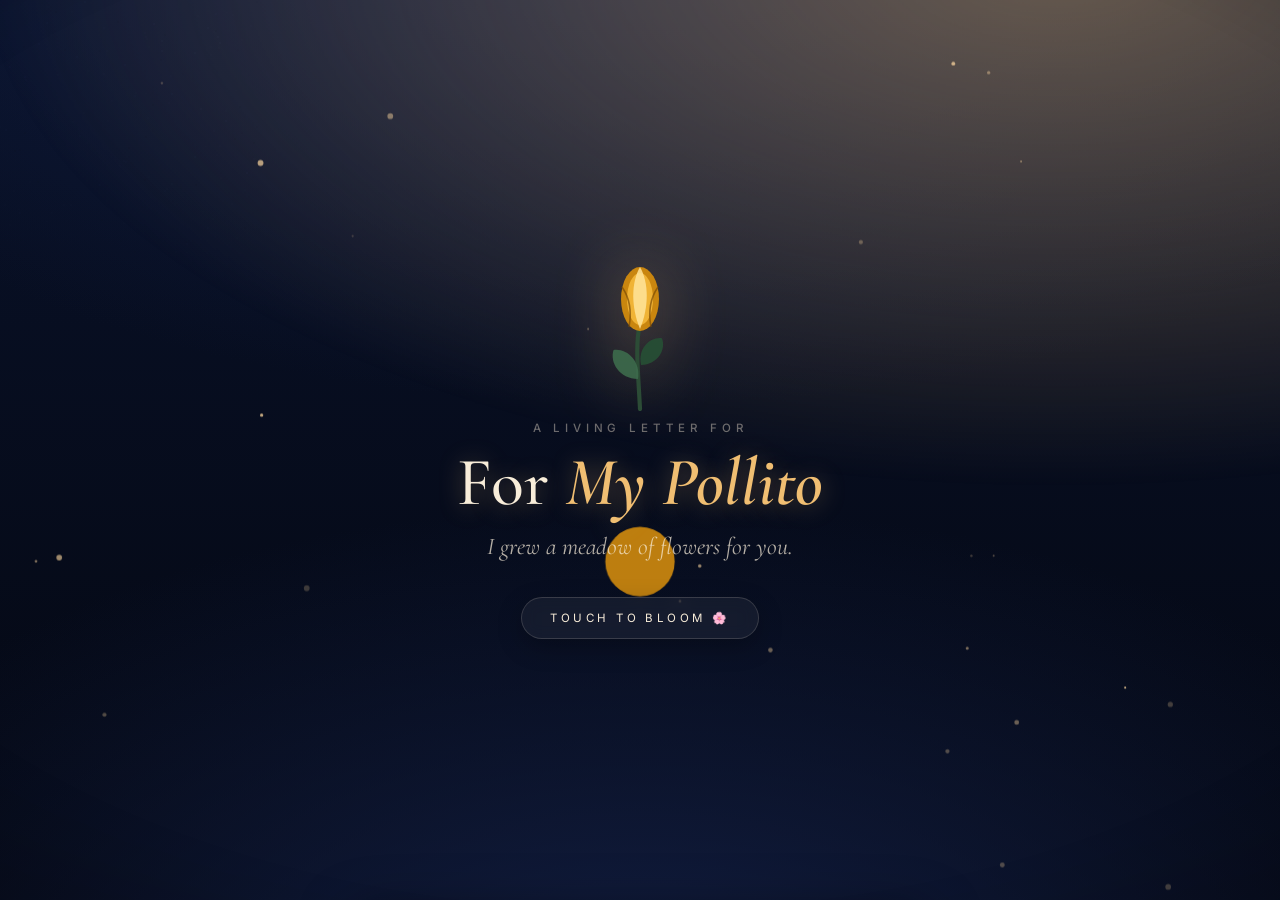
<file: flores.html>
<!DOCTYPE html>
<html lang="en" data-theme="midnight">
<head>
<meta charset="UTF-8">
<meta name="viewport" content="width=device-width, initial-scale=1, viewport-fit=cover">
<title>A living garden grew for you 🌸</title>
<meta name="description" content="Someone planted something special for you.">
<meta property="og:title" content="A living garden grew for you 🌸">
<meta property="og:description" content="A dense living meadow of blooming roses, tulips, sunflowers and wildflowers planted just for you.">
<meta property="og:type" content="website">
<meta name="theme-color" content="#050914">
<link rel="preconnect" href="https://fonts.googleapis.com">
<link rel="preconnect" href="https://fonts.gstatic.com" crossorigin>
<link href="https://fonts.googleapis.com/css2?family=Cormorant+Garamond:ital,wght@0,400;0,500;0,600;0,700;1,400;1,500;1,600&family=Inter:wght@300;400;500;600&display=swap" rel="stylesheet">
<style>
/* ============ CONFIG / TOKENS ============ */
:root{
  --ease-out: cubic-bezier(.22, 1, .36, 1);
  --ease-spring: cubic-bezier(.34, 1.45, .4, 1);
  --serif: "Cormorant Garamond", "Playfair Display", Georgia, serif;
  --sans: "Inter", system-ui, -apple-system, sans-serif;
}
html[data-theme="midnight"]{
  --bg0: #040711; --bg1: #09122a; --bg2: #121e42;
  --ink: #f8edd9; --ink-dim: rgba(248, 237, 217, 0.72); --ink-faint: rgba(248, 237, 217, 0.42);
  --accent: #f0be72; --accent2: #ff8aa1;
  --veil: radial-gradient(ellipse 75% 55% at 50% 48%, rgba(4, 7, 17, 0.76), rgba(4, 7, 17, 0.32) 55%, transparent 75%);
  --grain-op: .06; --particle: #ffd9a0; --glow: rgba(240, 190, 114, 0.4);
  --panel: #0d152c; --line: rgba(248, 237, 217, 0.16);
  --card-bg: rgba(46, 33, 12, 0.55); --card-border: rgba(250, 202, 122, 0.45);
  --card-shadow: 0 24px 64px rgba(0,0,0,0.55), 0 0 45px rgba(250, 202, 122, 0.2);
  --hz: rgba(240, 158, 82, 0.55);
}
html[data-theme="morning"]{
  --bg0: #fcf6ec; --bg1: #f8e6ce; --bg2: #f0d3b6;
  --ink: #44241d; --ink-dim: rgba(68, 36, 29, 0.75); --ink-faint: rgba(68, 36, 29, 0.45);
  --accent: #d66e4a; --accent2: #e59a60;
  --veil: radial-gradient(ellipse 75% 55% at 50% 48%, rgba(252, 246, 236, 0.82), rgba(252, 246, 236, 0.36) 55%, transparent 75%);
  --grain-op: .08; --particle: #e2955d; --glow: rgba(226, 149, 93, 0.32);
  --panel: #fffaf3; --line: rgba(68, 36, 29, 0.15);
  --card-bg: rgba(255, 250, 244, 0.84); --card-border: rgba(214, 110, 74, 0.3);
  --card-shadow: 0 20px 50px rgba(135, 75, 55, 0.18), 0 0 35px rgba(226, 149, 93, 0.15);
  --hz: rgba(229, 160, 96, 0.52);
}
html[data-theme="vintage"]{
  --bg0: #ebdcc1; --bg1: #f2e6d0; --bg2: #ddc9a4;
  --ink: #421621; --ink-dim: rgba(66, 22, 33, 0.76); --ink-faint: rgba(66, 22, 33, 0.48);
  --accent: #832c3d; --accent2: #aa6133;
  --veil: radial-gradient(ellipse 75% 55% at 50% 48%, rgba(235, 220, 193, 0.84), rgba(235, 220, 193, 0.42) 55%, transparent 75%);
  --grain-op: .12; --particle: #832c3d; --glow: rgba(131, 44, 61, 0.25);
  --panel: #f6eee0; --line: rgba(66, 22, 33, 0.18);
  --card-bg: rgba(248, 241, 230, 0.86); --card-border: rgba(131, 44, 61, 0.26);
  --card-shadow: 0 22px 55px rgba(90, 45, 40, 0.22), 0 0 30px rgba(131, 44, 61, 0.12);
  --hz: rgba(182, 116, 66, 0.5);
}
html[data-theme="enchanted"]{
  --bg0: #030f0d; --bg1: #08241e; --bg2: #103c32;
  --ink: #ecf8e8; --ink-dim: rgba(236, 248, 232, 0.72); --ink-faint: rgba(236, 248, 232, 0.42);
  --accent: #8de4b3; --accent2: #c09aff;
  --veil: radial-gradient(ellipse 75% 55% at 50% 48%, rgba(3, 15, 13, 0.8), rgba(3, 15, 13, 0.35) 55%, transparent 75%);
  --grain-op: .07; --particle: #a9f5c7; --glow: rgba(141, 228, 179, 0.36);
  --panel: #081c17; --line: rgba(236, 248, 232, 0.15);
  --card-bg: rgba(8, 26, 22, 0.76); --card-border: rgba(141, 228, 179, 0.3);
  --card-shadow: 0 24px 64px rgba(0,0,0,0.55), 0 0 45px rgba(141, 228, 179, 0.16);
  --hz: rgba(255, 198, 122, 0.42);
}

*{box-sizing:border-box; -webkit-tap-highlight-color:transparent}
html,body{height:100%; width:100%; margin:0; padding:0}
body{
  background:var(--bg0); color:var(--ink); font-family:var(--sans);
  overflow:hidden; overscroll-behavior:none; -webkit-font-smoothing:antialiased;
}

#stage{
  position:fixed; inset:0; height:100dvh; width:100vw; overflow:hidden;
  background:radial-gradient(120% 90% at 50% 110%, var(--bg2), transparent 60%),
             radial-gradient(140% 100% at 50% -10%, var(--bg2), transparent 55%),
             linear-gradient(var(--bg1), var(--bg0));
  transition:background 1.2s ease;
}

#camera{
  position:absolute; inset:0; width:100%; height:100%;
  transform:scale(1.55); transform-origin:50% 50%;
  transition:transform 3s var(--ease-out); will-change:transform;
}

#horizon{
  position:absolute; left:-15%; right:-15%; top:26%; height:60%;
  pointer-events:none; opacity:0; transition:opacity 3.5s ease;
  background:radial-gradient(68% 85% at 50% 32%, var(--hz), transparent 72%);
  filter:blur(12px);
}
#horizon.on{opacity:1}

#sky{
  position:absolute; inset:-8%; pointer-events:none;
  background:radial-gradient(65% 45% at 68% 20%, var(--glow), transparent 72%);
  animation:skyDrift 28s ease-in-out infinite alternate;
}
@keyframes skyDrift{from{transform:translate3d(-1.5%,1%,0)}to{transform:translate3d(1.5%,-1%,0)}}

#garden{
  position:absolute; inset:0; width:100%; height:100%;
  overflow:visible; pointer-events:none;
}
#garden g{will-change:transform,opacity}

#veil{
  position:absolute; inset:0; background:var(--veil); opacity:0;
  transition:opacity 2.4s ease; pointer-events:none;
}
#veil.on{opacity:1}

#vignette{
  position:absolute; inset:0; pointer-events:none;
  background:radial-gradient(120% 100% at 50% 45%, transparent 56%, rgba(0,0,0,.44) 100%);
}
html[data-theme="morning"] #vignette,html[data-theme="vintage"] #vignette{
  background:radial-gradient(120% 100% at 50% 45%, transparent 60%, rgba(68,36,29,.22) 100%);
}

#grain{position:absolute; inset:-40px; pointer-events:none; opacity:var(--grain-op); mix-blend-mode:overlay}
#dust{position:absolute; inset:0; width:100%; height:100%; pointer-events:none}

/* Animation helpers */
.breathe{animation:breathe var(--bd,6s) ease-in-out infinite; animation-delay:var(--bdel,0s); transform-box:fill-box; transform-origin:center}
@keyframes breathe{0%,100%{transform:scale(1) rotate(var(--br,0deg))}50%{transform:scale(1.038) rotate(var(--br,0deg))}}
.sway{animation:sway var(--sd,7.5s) ease-in-out infinite; animation-delay:var(--sdel,0s); transform-box:fill-box; transform-origin:bottom center}
@keyframes sway{0%,100%{transform:rotate(-1.8deg)}50%{transform:rotate(1.8deg)}}
.leafSway{animation:leafSway var(--ld,5.2s) ease-in-out infinite; animation-delay:var(--ldel,0s); transform-box:fill-box; transform-origin:0% 50%}
@keyframes leafSway{0%,100%{transform:rotate(-5deg)}50%{transform:rotate(6deg)}}
.flower-hit{cursor:pointer; pointer-events:all}

/* ================= INTRO SCREEN ================= */
#intro{
  position:absolute; inset:0; z-index:30; display:flex; flex-direction:column;
  align-items:center; justify-content:center; text-align:center;
  padding:0 24px calc(30px + env(safe-area-inset-bottom)); cursor:pointer;
  transition:opacity 1s ease, visibility 1s;
}
#intro.hidden{opacity:0; visibility:hidden; pointer-events:none}

#budWrap{
  width:130px; height:180px; margin-bottom:10px;
  animation:budBreathe 4.5s ease-in-out infinite;
  filter:drop-shadow(0 0 32px var(--glow));
}
@keyframes budBreathe{0%,100%{transform:scale(1) translateY(0)}50%{transform:scale(1.05) translateY(-4px)}}

.kicker{
  font-size:11.5px; letter-spacing:.42em; text-transform:uppercase;
  color:var(--ink-faint); margin:0 0 12px; font-weight:500;
}
#introName{
  font-family:var(--serif); font-weight:500; font-size:clamp(40px, 8.5vw, 68px);
  line-height:1.05; margin:0; text-shadow:0 2px 25px var(--glow);
}
#introName em{color:var(--accent); font-style:italic; font-weight:600}
#introSub{
  font-family:var(--serif); font-style:italic; font-size:clamp(19px, 4vw, 24px);
  color:var(--ink-dim); margin:14px 0 0;
}
#tapHint{
  margin-top:36px; font-size:11.5px; letter-spacing:.3em; text-transform:uppercase;
  color:var(--ink); border:1px solid var(--line); border-radius:999px;
  padding:13px 28px; background:rgba(255,255,255,.05);
  animation:hintPulse 2.6s ease-in-out infinite; font-family:var(--sans);
  backdrop-filter:blur(8px); -webkit-backdrop-filter:blur(8px); cursor:pointer;
  box-shadow:0 8px 24px rgba(0,0,0,.25); transition:transform .2s ease, border-color .2s ease;
}
#tapHint:hover{transform:scale(1.04); border-color:var(--accent)}
@keyframes hintPulse{0%,100%{opacity:.75;transform:scale(1)}50%{opacity:1;transform:scale(1.025)}}

/* ================= LETTER CARD / MESSAGE CONTAINER ================= */
#message{
  position:absolute; inset:0; z-index:22; display:flex; flex-direction:column;
  align-items:center; justify-content:center; text-align:center;
  padding:20px 24px calc(70px + env(safe-area-inset-bottom));
  pointer-events:none; opacity:0; transition:opacity .8s ease;
}
#message.on{opacity:1; pointer-events:auto}

#letterCard{
  position:relative; width:100%; max-width:520px;
  padding:clamp(26px, 5.5vw, 42px) clamp(22px, 5vw, 38px);
  background:var(--card-bg);
  border:1px solid var(--card-border);
  border-radius:26px;
  box-shadow:var(--card-shadow);
  backdrop-filter:blur(20px); -webkit-backdrop-filter:blur(20px);
  opacity:0; transform:translateY(24px) scale(0.96);
  transition:opacity 1.2s ease, transform 1.2s var(--ease-out);
  pointer-events:auto;
}
#letterCard.shown{opacity:1; transform:translateY(0) scale(1)}
#letterCard.card-minimized{
  opacity:0 !important; transform:translateY(35px) scale(0.92) !important;
  pointer-events:none !important;
}

.card-ornament{
  font-size:13px; letter-spacing:.38em; color:var(--accent);
  opacity:.85; margin-bottom:14px;
}
#mOccasion{
  font-size:11px; letter-spacing:.42em; text-transform:uppercase;
  color:var(--accent); margin-bottom:12px; font-weight:500;
}
#mName{
  font-family:var(--serif); font-weight:600; font-size:clamp(36px, 7.5vw, 56px);
  line-height:1.06; margin:0 0 6px; text-shadow:0 2px 30px var(--glow);
}
#mRule{
  width:46px; height:1.5px; background:var(--accent);
  opacity:.8; margin:16px auto 18px; border-radius:2px;
}
#mBody{
  font-family:var(--serif); font-style:italic; font-weight:500;
  font-size:clamp(20px, 4.4vw, 26px); line-height:1.58; color:var(--ink);
  margin:0 auto; max-width:34ch;
}
#mBody p{margin:.4em 0}
#mFrom{
  font-family:var(--serif); font-size:clamp(18px, 3.8vw, 21px);
  color:var(--ink-dim); margin-top:20px; font-style:normal;
}

.mline{opacity:0; transform:translateY(14px); transition:opacity 1.3s ease, transform 1.3s var(--ease-out)}
.mline.shown{opacity:1; transform:none}

/* ================= TOAST & ROSE BANNER ================= */
#toast{
  position:absolute; left:50%; bottom:calc(92px + env(safe-area-inset-bottom));
  transform:translateX(-50%) translateY(8px); z-index:40;
  font-family:var(--serif); font-style:italic; font-size:19px; color:var(--ink);
  background:color-mix(in srgb, var(--panel) 90%, transparent);
  border:1px solid var(--accent); padding:12px 24px; border-radius:999px;
  opacity:0; transition:opacity .45s ease, transform .45s var(--ease-out);
  pointer-events:none; white-space:nowrap; max-width:92vw; overflow:hidden;
  text-overflow:ellipsis; box-shadow:0 14px 36px rgba(0,0,0,.45), 0 0 24px var(--glow);
  backdrop-filter:blur(14px); -webkit-backdrop-filter:blur(14px);
}
#toast.show{opacity:1; transform:translateX(-50%) translateY(0)}

/* ================= BOTTOM CONTROLS ================= */
#chrome{
  position:absolute; inset:auto 0 0 0; z-index:35; display:flex;
  justify-content:space-between; align-items:flex-end;
  padding:0 18px calc(16px + env(safe-area-inset-bottom));
  opacity:0; transition:opacity 1.5s ease; pointer-events:none;
}
#chrome.on{opacity:1; pointer-events:auto}
.chip-group{display:flex; flex-wrap:wrap; gap:8px}

.chip{
  pointer-events:auto; font-family:var(--sans); font-size:11px;
  letter-spacing:.2em; text-transform:uppercase; color:var(--ink-dim);
  background:color-mix(in srgb, var(--panel) 70%, transparent);
  border:1px solid var(--line); border-radius:999px; padding:10px 17px;
  cursor:pointer; backdrop-filter:blur(12px); -webkit-backdrop-filter:blur(12px);
  transition:all .25s ease; display:flex; align-items:center; gap:7px;
  box-shadow:0 6px 20px rgba(0,0,0,.22);
}
.chip:hover{color:var(--ink); border-color:var(--accent); transform:translateY(-2px)}
.chip:active{transform:scale(.97)}

/* ================= CREATOR SHEET MODAL ================= */
#scrim{
  position:fixed; inset:0; z-index:48; background:rgba(0,0,0,.6);
  opacity:0; visibility:hidden; transition:.4s; backdrop-filter:blur(5px);
  -webkit-backdrop-filter:blur(5px);
}
#scrim.on{opacity:1; visibility:visible}

#sheet{
  position:fixed; left:0; right:0; bottom:0; z-index:50;
  max-width:580px; margin:0 auto; background:var(--panel);
  color:var(--ink); border-radius:28px 28px 0 0; border:1px solid var(--line);
  border-bottom:none; padding:18px 24px calc(24px + env(safe-area-inset-bottom));
  transform:translateY(105%); transition:transform .55s var(--ease-out);
  max-height:88dvh; overflow-y:auto; box-shadow:0 -18px 50px rgba(0,0,0,.5);
}
#sheet.on{transform:none}
#sheet h2{font-family:var(--serif); font-weight:500; font-size:32px; margin:6px 0 4px}
#sheet .sub{font-size:13.5px; color:var(--ink-dim); margin-bottom:16px; line-height:1.45}

.fgrid{display:grid; grid-template-columns:1fr 1fr; gap:12px}
.field{display:flex; flex-direction:column; gap:6px; margin-bottom:12px}
.field.full{grid-column:1/-1}
.field label{
  font-size:10.5px; letter-spacing:.3em; text-transform:uppercase;
  color:var(--ink-faint); display:flex; justify-content:space-between;
}
.field input, .field textarea{
  font-family:var(--sans); font-size:15px; color:var(--ink);
  background:rgba(255,255,255,.04); border:1px solid var(--line);
  border-radius:14px; padding:12px 14px; width:100%; resize:vertical;
  transition:border-color .2s ease, background .2s ease;
}
.field input:focus, .field textarea:focus{
  outline:none; border-color:var(--accent); background:rgba(255,255,255,.07);
}

.presets{display:flex; flex-wrap:wrap; gap:8px; margin:6px 0 16px}
.presets button{
  font-size:12px; border:1px solid var(--line); background:transparent;
  color:var(--ink-dim); border-radius:999px; padding:8px 14px;
  cursor:pointer; transition:all .2s ease;
}
.presets button:hover{
  color:var(--ink); border-color:var(--accent); background:rgba(255,255,255,.05);
}

.styles{display:grid; grid-template-columns:repeat(4,1fr); gap:8px; margin-bottom:16px}
.styles button{
  border:1px solid var(--line); background:transparent; border-radius:14px;
  padding:11px 6px; cursor:pointer; color:var(--ink-dim); font-size:11.5px;
  text-transform:capitalize; transition:all .2s ease;
}
.styles button[aria-pressed="true"]{
  border-color:var(--accent); color:var(--ink); background:rgba(255,255,255,.07);
}
.swatches{display:block; height:24px; border-radius:8px; margin-bottom:6px}

.btnrow{display:flex; flex-wrap:wrap; gap:10px; margin-top:10px}
.btn{
  flex:1 1 120px; border:none; border-radius:14px; padding:13px;
  font-size:14px; font-weight:600; cursor:pointer;
  background:var(--accent); color:#181008; transition:all .2s ease;
}
.btn:hover{filter:brightness(1.08); transform:translateY(-1px)}
.btn.ghost{background:transparent; border:1px solid var(--line); color:var(--ink); font-weight:500}
.btn.ghost:hover{border-color:var(--accent)}
#grab{width:46px; height:4px; border-radius:99px; background:var(--line); margin:2px auto 6px}

@media (max-width: 600px){
  .fgrid{grid-template-columns:1fr}
  .styles{grid-template-columns:repeat(2,1fr)}
  #chrome{padding:0 12px calc(12px + env(safe-area-inset-bottom))}
  .chip{padding:8px 13px; font-size:10.5px}
}
@media (prefers-reduced-motion:reduce){
  #sky, .breathe, .sway, .leafSway, #budWrap, #tapHint{animation:none !important}
  #camera{transition:none}
}
</style>
</head>
<body>
<div id="stage" aria-label="A dense blooming meadow">
  <div id="camera">
    <div id="sky"></div>
    <div id="horizon"></div>
    <svg id="garden" viewBox="0 0 1000 800" preserveAspectRatio="xMidYMax slice" role="img" aria-label="Lush blooming floral meadow">
      <defs id="shared-defs"></defs>
    </svg>
    <canvas id="dust" aria-hidden="true"></canvas>
  </div>
  <div id="veil"></div>
  <div id="vignette"></div>
  <svg id="grain" aria-hidden="true"></svg>

  <!-- Letter Card Modal Container -->
  <div id="message" aria-live="polite">
    <div id="letterCard">
      <div class="card-ornament">✦ ❦ ✦</div>
      <div class="mline" id="mOccasion"></div>
      <h1 class="mline" id="mName"></h1>
      <div class="mline" id="mRule"></div>
      <div class="mline" id="mBody"></div>
      <div class="mline" id="mFrom"></div>
    </div>
  </div>

  <!-- Intro screen -->
  <div id="intro" role="button" tabindex="0" aria-label="Tap to open your letter and grow the garden">
    <div id="budWrap" aria-hidden="true"></div>
    <div class="kicker">A LIVING LETTER FOR</div>
    <h1 id="introName"></h1>
    <p id="introSub">I grew a meadow of flowers for you.</p>
    <button id="tapHint" aria-label="Tap to open">touch to bloom 🌸</button>
  </div>

  <!-- Toast whisper -->
  <div id="toast" role="status"></div>

  <!-- Floating Control Bar -->
  <div id="chrome">
    <div class="chip-group">
      <button class="chip" id="soundBtn" aria-label="Toggle ambient chimes"><span>♫</span> <span id="soundLabel">Sound On</span></button>
      <button class="chip" id="cardToggleBtn" aria-label="Toggle letter card visibility"><span>✉</span> <span id="cardToggleLabel">Hide Card</span></button>
      <button class="chip" id="replayBtn" aria-label="Replay the bloom">↺ Replay</button>
    </div>
    <button class="chip" id="createBtn" aria-label="Create your own letter" hidden style="display:none">✿ Create Yours</button>
  </div>
</div>

<div id="scrim"></div>
<section id="sheet" aria-label="Create your own letter" role="dialog" aria-modal="true">
  <div id="grab"></div>
  <h2>Create yours</h2>
  <p class="sub">Make an enchanted garden letter for someone special. They will receive the animated blooming garden.</p>
  <div class="presets" id="presetRow" aria-label="Romantic presets"></div>
  <div class="fgrid">
    <div class="field"><label>To <span data-count="to"></span></label><input id="fTo" maxlength="24" placeholder="My Love"></div>
    <div class="field"><label>From <span data-count="from"></span></label><input id="fFrom" maxlength="24" placeholder="Alessio"></div>
    <div class="field full"><label>Occasion <span data-count="occasion"></span></label><input id="fOccasion" maxlength="40" placeholder="just because"></div>
    <div class="field full"><label>Message — use | for new line <span data-count="msg"></span></label><textarea id="fMsg" rows="3" maxlength="140" placeholder="I couldn't give you flowers|that last forever,|so I grew you a meadow|that never wilts."></textarea></div>
  </div>
  <div class="field"><label>Visual Theme</label><div class="styles" id="styleRow" role="group" aria-label="Visual theme"></div></div>
  <div class="btnrow">
    <button class="btn ghost" id="previewBtn">Preview</button>
    <button class="btn ghost" id="copyBtn">Copy Link</button>
    <button class="btn ghost" id="waBtn">WhatsApp</button>
    <button class="btn" id="shareBtn">Share</button>
  </div>
</section>

<script>
"use strict";
/* ================= CONFIG & PRESETS ================= */
const CONFIG = {
  themes: ["midnight","morning","vintage","enchanted"],
  whispers: [
    "you make everything bloom brighter ✨",
    "still choosing you, always 🌸",
    "one more reason I love you 💫",
    "planted with pure tenderness 🌿",
    "you are my favorite person 🌷",
    "your smile is my favorite flower 🌼",
    "growing more in love every day 🌹",
    "a garden that will never wilt for you 🌙"
  ],
  roseQuotes: [
    "🌹 «Questa rosa è per te, colta dal giardino del mio cuore.»",
    "🌹 «Tra mille fiori in questo prato, tu sei la mia rosa più preziosa.»",
    "🌹 «Un fiore che non sfiorirà mai, proprio come il mio amore per te.»",
    "🌹 «Ogni petalo custodisce una ragione per cui ti amo.»",
    "🌹 «Sei la parte più dolce e luminosa di ogni mia giornata.»",
    "🌹 «Ho fatto sbocciare questa rosa pensando al tuo sorriso.»"
  ],
  presets: [
    {name:"Just because", occasion:"just because", msg:"I thought of you today|so I grew you something|that will never wilt."},
    {name:"Thinking of you", occasion:"a gentle reminder", msg:"No special occasion.|I just wanted you to remember|how deeply special you are to me."},
    {name:"Roses for you", occasion:"with all my love", msg:"A whole meadow of flowers|could never match|the warmth in your smile."},
    {name:"Long distance", occasion:"miles apart", msg:"Until I can bring you flowers myself,|this little garden|will keep blooming for us."},
    {name:"Anniversary", occasion:"another chapter together", msg:"Another year, another memory,|and somehow|I still choose you every single time."},
    {name:"Good morning", occasion:"for your morning", msg:"Before your day begins,|here's something tender|that bloomed just for you."}
  ]
};

/* ================= URL PARAMETERS ================= */
const qs = new URLSearchParams(location.search);
function clean(v, fallback, max){
  if(!v) return fallback;
  v = String(v).slice(0, max||120);
  return v.replace(/[<>&"']/g,"").trim() || fallback;
}
const PARAMS = {
  to: clean(qs.get("to"), "My Pollito", 24),
  from: clean(qs.get("from"), "H's", 24),
  occasion: clean(qs.get("occasion"), "just because", 40).toLowerCase(),
  msg: clean(qs.get("msg"), "ELLA SABIA QUE EL SABÍA QUE ALGÚN DIA EL PASARÍA QUE VENDRÍA A BUSCARLA CON SUS FLORES AMARILLAS", 140),
  style: CONFIG.themes.includes((qs.get("style")||"").toLowerCase()) ? qs.get("style").toLowerCase() : "midnight"
};
PARAMS.lines = PARAMS.msg.split("|").map(s=>s.trim()).filter(Boolean).slice(0,4);
if(!PARAMS.lines.length) PARAMS.lines = ["so I grew you a meadow","that will never wilt."];
document.documentElement.dataset.theme = PARAMS.style;
document.title = "For " + PARAMS.to + " 🌸";

/* ================= SEEDED RANDOM ================= */
function xmur3(str){
  let h=1779033703^str.length;
  for(let i=0;i<str.length;i++){h=Math.imul(h^str.charCodeAt(i),3432918353);h=h<<13|h>>>19;}
  return()=>{h=Math.imul(h^(h>>>16),2246822507);h=Math.imul(h^(h>>>13),3266489909);return(h^=h>>>16)>>>0;};
}
function mulberry32(a){
  return()=>{a|=0;a=a+0x6D2B79F5|0;let t=Math.imul(a^a>>>15,1|a);t=t+Math.imul(t^t>>>7,61|t)^t;return((t^t>>>14)>>>0)/4294967296;};
}
const seedFn = xmur3(PARAMS.to+"|"+PARAMS.from+"|"+PARAMS.msg+"|"+PARAMS.style);
let rng = mulberry32(seedFn());
const R = (a,b) => a + rng()*(b-a);
const RI = (a,b) => Math.floor(R(a,b+1));
const pick = arr => arr[Math.floor(rng()*arr.length)%arr.length];
const REDUCED = matchMedia("(prefers-reduced-motion: reduce)").matches;

/* ================= WEB AUDIO SYNTHESIZER ================= */
let audioCtx = null, soundMuted = false;
function initAudio(){
  if(audioCtx) return;
  try {
    const AC = window.AudioContext || window.webkitAudioContext;
    if(AC) audioCtx = new AC();
  } catch(e){}
}
function playTone(freq, type="sine", startDelay=0, dur=0.6, vol=0.08){
  if(soundMuted || !audioCtx) return;
  if(audioCtx.state === "suspended") audioCtx.resume();
  const now = audioCtx.currentTime + startDelay;
  const osc = audioCtx.createOscillator();
  const gain = audioCtx.createGain();
  osc.type = type;
  osc.frequency.setValueAtTime(freq, now);
  gain.gain.setValueAtTime(0.0001, now);
  gain.gain.exponentialRampToValueAtTime(vol, now + 0.04);
  gain.gain.exponentialRampToValueAtTime(0.0001, now + dur);
  osc.connect(gain);
  gain.connect(audioCtx.destination);
  osc.start(now);
  osc.stop(now + dur + 0.05);
}
const CHORDS = [
  [329.63, 392.00, 493.88, 587.33, 659.25], // Em9
  [261.63, 329.63, 392.00, 523.25, 659.25], // Cmaj7
  [293.66, 369.99, 440.00, 587.33, 739.99]  // Dadd9
];
function playBloomChime(){
  const chord = pick(CHORDS);
  chord.forEach((f, i) => {
    playTone(f * 1.5, "sine", i * 0.12, 1.4, 0.05);
  });
}
function playFlowerTapChime(kind){
  if(kind === "rose"){
    // Rich romantic harp chord for the rose
    [440, 554.37, 659.25, 880].forEach((f, i) => {
      playTone(f, "sine", i * 0.08, 0.85, 0.07);
    });
    return;
  }
  const bases = {tulip: 523.25, sun: 392, daisy: 587.33, lavender: 659.25, hero: 329.63};
  const base = bases[kind] || 440;
  const semitones = [1, 1.125, 1.25, 1.333, 1.5, 1.667];
  const f = base * pick(semitones);
  playTone(f, "sine", 0, 0.7, 0.07);
  playTone(f * 2, "triangle", 0.02, 0.4, 0.02);
}

/* ================= PALETTES & THEMES ================= */
function getPalettes(theme){
  if(theme === "morning"){
    return {
      stem: "#548245",
      leaf: ["#7fa86b","#6b9657","#95b87e"],
      glow: "#ffd7aa",
      hero: {deep:"#b84457", mid:"#ea7588", light:"#fcc5ce", tip:"#fff1f4", core:"#8a2336", stamen:"#fce29d"},
      rose: {deep:"#c44158", mid:"#f07a8e", light:"#fdd1d9", core:"#821d30"},
      tulip:{base:"#e66a4f", mid:"#f59b6c", tip:"#ffe3c8"},
      sun:  {base:"#d9822b", tip:"#ffd466", disc:"#5e3818", seed:"#3c210d", dot:"#b0783a"},
      daisy:{petal:"#ffffff", petalShade:"#ffece5", center:"#f5b338"},
      lavender:{flower:"#b28be8", shade:"#8a5fc4", tip:"#dfccff"}
    };
  }
  if(theme === "vintage"){
    return {
      stem: "#54603c",
      leaf: ["#6e7d4d","#56653a","#859663"],
      glow: "#caa46b",
      hero: {deep:"#852b3c", mid:"#b85265", light:"#e5b0b9", tip:"#f6e4e7", core:"#591623", stamen:"#edd39e"},
      rose: {deep:"#943144", mid:"#c2586b", light:"#e8b6bf", core:"#631725"},
      tulip:{base:"#aa4e38", mid:"#cf7a60", tip:"#f5d3bf"},
      sun:  {base:"#b87428", tip:"#e8ba5e", disc:"#4a2912", seed:"#2b1609", dot:"#8e5927"},
      daisy:{petal:"#f8eedb", petalShade:"#debfa2", center:"#c98934"},
      lavender:{flower:"#9b769e", shade:"#704b73", tip:"#cbb3ce"}
    };
  }
  if(theme === "enchanted"){
    return {
      stem: "#235041",
      leaf: ["#3f7c63","#2d624d","#589d81"],
      glow: "#9ff7cb",
      hero: {deep:"#6d38b0", mid:"#a266e8", light:"#d8b8ff", tip:"#f6eeff", core:"#44177b", stamen:"#9efcd2"},
      rose: {deep:"#502b8a", mid:"#8854d0", light:"#cca8ff", core:"#32155e"},
      tulip:{base:"#2ea38b", mid:"#5ce0be", tip:"#ccfff2"},
      sun:  {base:"#7f52c9", tip:"#b894ff", disc:"#2a164d", seed:"#16082e", dot:"#83ffcd"},
      daisy:{petal:"#e9fcfa", petalShade:"#aee8dd", center:"#ffd56b"},
      lavender:{flower:"#8a65e0", shade:"#5d3bb8", tip:"#c7b3ff"}
    };
  }
  // Midnight (default)
  return {
    stem: "#2c4c36",
    leaf: ["#3d6a4c","#274f35","#528261"],
    glow: "#ffd9a0",
    hero: {deep:"#c9860f", mid:"#f4b93a", light:"#ffe49a", tip:"#fffaf0", core:"#7a4c06", stamen:"#fff2b0"},
    rose: {deep:"#c9930f", mid:"#f2c245", light:"#fff0bf", core:"#8a6208"},
    tulip:{base:"#eab308", mid:"#ffd966", tip:"#fff8dd"},
    sun:  {base:"#d4801e", tip:"#ffd852", disc:"#42240b", seed:"#241203", dot:"#9e6b2c"},
    daisy:{petal:"#fffaf0", petalShade:"#fdeecb", center:"#f2a92b"},
    lavender:{flower:"#fff6e0", shade:"#f6e2ad", tip:"#fffdf5"}
  };
}
let PAL = getPalettes(PARAMS.style);

/* Optimized Film Grain */
(function grain(){
  const g=document.getElementById("grain");
  g.setAttribute("width","300"); g.setAttribute("height","300");
  let h="";
  for(let i=0;i<260;i++){
    h+=`<circle cx="${(rng()*300).toFixed(0)}" cy="${(rng()*300).toFixed(0)}" r="${(rng()*.8+.3).toFixed(2)}" fill="${rng()>.5?"#fff":"#000"}"/>`;
  }
  g.innerHTML=h;
})();

/* ================= SVG PATH & ELEMENT UTILITIES ================= */
const NS = "http://www.w3.org/2000/svg";
const svgEl = (t, attrs={}, parent) => {
  const e = document.createElementNS(NS, t);
  for(const k in attrs) e.setAttribute(k, attrs[k]);
  if(parent) parent.appendChild(e);
  return e;
};
const garden = document.getElementById("garden");

/* Global Shared Gradients (High Performance for 100+ flowers) */
function initSharedDefs(){
  const defs = garden.querySelector("#shared-defs") || svgEl("defs", {id:"shared-defs"}, garden);
  defs.innerHTML = `
    <linearGradient id="roseGrad" x1="0" y1="1" x2="0" y2="0">
      <stop offset="0%" stop-color="${PAL.rose.deep}"/>
      <stop offset="60%" stop-color="${PAL.rose.mid}"/>
      <stop offset="100%" stop-color="${PAL.rose.light}"/>
    </linearGradient>
    <linearGradient id="tulipGrad" x1="0" y1="1" x2="0" y2="0">
      <stop offset="0%" stop-color="${PAL.tulip.base}"/>
      <stop offset="50%" stop-color="${PAL.tulip.mid}"/>
      <stop offset="100%" stop-color="${PAL.tulip.tip}"/>
    </linearGradient>
    <linearGradient id="sunGrad" x1="0" y1="1" x2="0" y2="0">
      <stop offset="0%" stop-color="${PAL.sun.base}"/>
      <stop offset="100%" stop-color="${PAL.sun.tip}"/>
    </linearGradient>
    <linearGradient id="heroPetalGrad" x1="0" y1="1" x2="0" y2="0">
      <stop offset="0%" stop-color="${PAL.hero.deep}"/>
      <stop offset="55%" stop-color="${PAL.hero.mid}"/>
      <stop offset="86%" stop-color="${PAL.hero.light}"/>
      <stop offset="100%" stop-color="${PAL.hero.tip}"/>
    </linearGradient>
    <radialGradient id="heroCoreGrad" cx="50%" cy="50%" r="55%">
      <stop offset="0%" stop-color="${PAL.hero.core}"/>
      <stop offset="70%" stop-color="${PAL.hero.deep}"/>
      <stop offset="100%" stop-color="${PAL.hero.mid}"/>
    </radialGradient>
  `;
}

function petalPath(len, wid, curl=0){
  return `M0,0 C${-wid},${-len*.35} ${-wid*.85+curl},${-len*.85} ${curl},${-len} C${wid*.85+curl},${-len*.85} ${wid},${-len*.35} 0,0 Z`;
}
function leafPath(len, wid){
  return `M0,0 C${wid},${-len*.32} ${wid*.8},${-len*.82} 0,${-len} C${-wid*.8},${-len*.82} ${-wid},${-len*.32} 0,0 Z`;
}
function tulipPetalPath(len, wid, curve=0){
  return `M0,0 C${-wid*1.1},${-len*.28} ${-wid*.9+curve},${-len*.78} ${curve},${-len} C${wid*.9+curve},${-len*.78} ${wid*1.1},${-len*.28} 0,0 Z`;
}
function rosePetalPath(len, wid, round=1){
  return `M0,0 C${-wid*1.15},${-len*.25} ${-wid*1.2},${-len*.75} 0,${-len*round} C${wid*1.2},${-len*.75} ${wid*1.15},${-len*.25} 0,0 Z`;
}

/* ================= INTRO BUD PREVIEW ================= */
(function introBud(){
  const w=document.getElementById("budWrap");
  const s=document.createElementNS(NS,"svg");
  s.setAttribute("viewBox","0 0 130 180"); s.style.width="100%"; s.style.height="100%";
  s.innerHTML=`
    <path d="M65,178 C63,138 60,115 65,92" stroke="${PAL.stem}" stroke-width="4.2" fill="none" stroke-linecap="round"/>
    <path d="${leafPath(38,14)}" transform="translate(63,148) rotate(-40)" fill="${PAL.leaf[0]}" opacity=".92"/>
    <path d="${leafPath(34,13)}" transform="translate(66,134) rotate(38) scale(-1,1)" fill="${PAL.leaf[1]}" opacity=".92"/>
    <g>
      <ellipse cx="65" cy="68" rx="19" ry="32" fill="${PAL.hero.deep}"/>
      <ellipse cx="65" cy="68" rx="13" ry="26" fill="${PAL.hero.mid}" opacity=".9"/>
      <path d="M65,36 C56,52 56,76 65,98 C74,76 74,52 65,36Z" fill="${PAL.hero.light}" opacity=".85"/>
      <path d="M47,56 C54,66 57,80 54,96" stroke="${PAL.hero.core}" stroke-width="1.6" fill="none" opacity=".7"/>
      <path d="M83,56 C76,66 73,80 76,96" stroke="${PAL.hero.core}" stroke-width="1.6" fill="none" opacity=".7"/>
    </g>`;
  w.appendChild(s);
})();

/* ================= FLOWER RECEPTACLES & STEM GROWER ================= */
const allFlowers = [];
function stemGrow(parent, x0, y0, x1, y1, bend, leafN, detail, sway=true){
  const g = svgEl("g", {}, parent);
  if(sway !== false) g.setAttribute("class", "sway");
  g.setAttribute("style", `--sd:${R(6.2,9.5).toFixed(2)}s;--sdel:${R(-8,0).toFixed(2)}s`);
  const mx = (x0 + x1)/2 + bend, my = (y0 + y1)/2;
  const d = `M${x0},${y0} Q${mx.toFixed(1)},${my.toFixed(1)} ${x1},${y1}`;
  const path = svgEl("path", {d, fill:"none", stroke:PAL.stem, "stroke-width": detail>1?3.2:2.2, "stroke-linecap":"round"}, g);
  const len = path.getTotalLength();
  path.style.strokeDasharray = len;
  path.style.strokeDashoffset = len;
  const leaves = [];
  for(let i=0; i<leafN; i++){
    const t = R(.28, .85), pt = path.getPointAtLength(len * t);
    const side = i%2 ? 1 : -1, ll = R(18, 30) * (detail>1 ? 1 : .75);
    const holder = svgEl("g", {transform:`translate(${pt.x.toFixed(1)},${pt.y.toFixed(1)}) rotate(${(side*R(30,55)).toFixed(0)})`}, g);
    const leaf = svgEl("path", {d:leafPath(ll, ll*.4), fill:pick(PAL.leaf), opacity:".92",
      class:"leafSway", style:`--ld:${R(3.8,6.2).toFixed(2)}s;--ldel:${R(-4,0).toFixed(2)}s`}, holder);
    leaves.push(leaf);
  }
  return {group:g, path, len, leaves, tip:{x:x1, y:y1}};
}

function growPath(path, len, dur){
  return new Promise(res=>{
    if(REDUCED || dur<=0){ path.style.strokeDashoffset=0; res(); return; }
    path.getBoundingClientRect();
    path.style.transition = `stroke-dashoffset ${dur}ms cubic-bezier(.35,0,.25,1)`;
    path.style.strokeDashoffset = 0;
    setTimeout(res, dur + 25);
  });
}

function bloomRing(petals, baseDelay, dur, step=20){
  return new Promise(res=>{
    if(!petals.length){res();return;}
    if(REDUCED){
      petals.forEach(p=>{p.el.style.transform=p.to; p.el.style.opacity=(p.op==null?1:p.op);});
      res(); return;
    }
    let done = 0;
    petals.forEach((p, i)=>{
      const a = p.el.animate(
        [{transform:p.from, opacity:0}, {transform:p.to, opacity:(p.op==null?1:p.op)}],
        {duration:dur, delay:Math.max(0, baseDelay + i*step + R(0,80)), easing:"cubic-bezier(.34,1.4,.4,1)", fill:"forwards"}
      );
      a.onfinish = ()=>{ if(++done === petals.length) res(); };
    });
  });
}

/* ================= 1. HERO BLOOM (Peony) ================= */
function createTopViewBloom(parent, cx, cy, Rr, o={}){
  const g = svgEl("g", {transform:`translate(${cx},${cy})`}, parent);
  const live = svgEl("g", {class:"breathe", style:`--bd:${R(5.8,7.6).toFixed(2)}s;--bdel:${R(-4,0).toFixed(2)}s`}, g);
  const ringSpec = o.rings || [5, 8, 12, 16, 20];
  const rings = [];
  for(let L=ringSpec.length-1; L>=0; L--){
    const n = ringSpec[L], frac = .32 + .68*(L/((ringSpec.length-1)||1));
    const ring = [];
    for(let i=0; i<n; i++){
      const a = (360/n)*i + R(-7,7) + L*11;
      const holder = svgEl("g", {transform:`rotate(${a.toFixed(1)})`}, live);
      const plen = Rr*frac*R(.92, 1.06), pw = plen*(L<2 ? .52 : .42);
      const p = svgEl("path", {d:petalPath(plen, pw, R(-plen*.08, plen*.08)), fill:"url(#heroPetalGrad)", opacity:0}, holder);
      p.style.transformBox = "fill-box";
      p.style.transformOrigin = "50% 100%";
      const off = Rr*(.015 + L*.045);
      ring.push({el:p, from:`translate(0px,${(off*.5+10).toFixed(1)}px) scale(.38) rotate(${R(-18,18).toFixed(1)}deg)`,
        to:`translate(0px,${(-off).toFixed(1)}px) scale(1) rotate(0deg)`, op:R(.92,1).toFixed(2)});
    }
    rings[L] = ring;
  }
  const budHint = svgEl("circle", {r:(Rr*.14).toFixed(1), fill:PAL.hero.deep, opacity:.94}, live);
  const core = svgEl("circle", {r:(Rr*.16).toFixed(1), fill:"url(#heroCoreGrad)", opacity:0}, live);
  const stamens = svgEl("g", {opacity:0}, live);
  for(let i=0; i<12; i++){
    const a=R(0,360), dd=R(Rr*.03, Rr*.12);
    svgEl("circle", {cx:(Math.cos(a)*dd).toFixed(1), cy:(Math.sin(a)*dd).toFixed(1), r:R(1.4,2.6).toFixed(1), fill:PAL.hero.stamen, opacity:R(.75,1).toFixed(2)}, stamens);
  }
  const rec = {group:g, live, rings, core, stamens, budHint, cx, cy, r:Rr, kind:o.kind||"hero", pulse:live, layerRank:o.layerRank||2,
    async bloom(){
      budHint.animate([{opacity:.94},{opacity:0}], {duration:380, fill:"forwards"});
      for(let L=0; L<rings.length; L++){ await bloomRing(rings[L], L===0?120:360, 680, 24); }
      core.animate([{opacity:0},{opacity:1}], {duration:550, fill:"forwards"});
      stamens.animate([{opacity:0},{opacity:1}], {duration:750, fill:"forwards"});
      if(REDUCED) rec.setOpen();
    },
    setOpen(){
      budHint.setAttribute("opacity",0);
      rings.forEach(ring=>ring.forEach(p=>{p.el.style.transform=p.to; p.el.style.opacity=p.op;}));
      core.setAttribute("opacity",1); stamens.setAttribute("opacity",1);
    }
  };
  return rec;
}

/* ================= 2. ENGLISH GARDEN ROSE ================= */
function createRose(layer, x0, y0, x1, y1, o={}){
  const r = o.r || 24, detail = o.detail || 2;
  const wrap = svgEl("g", {opacity:0}, layer);
  const st = stemGrow(wrap, x0, y0, x1, y1, o.bend!=null?o.bend:R(-24,24), o.leaves||2, detail, o.sway);
  const hg = svgEl("g", {transform:`translate(${x1},${y1}) rotate(${R(-14,14).toFixed(1)})`, opacity:0}, wrap);
  const live = svgEl("g", {class:"breathe", style:`--bd:${R(5.2,8).toFixed(2)}s;--bdel:${R(-6,0).toFixed(2)}s`}, hg);
  const calyx = svgEl("g", {opacity:0}, live);
  for(let i=0; i<4; i++){
    const ang = 70 + i*65;
    svgEl("path", {d:leafPath(r*.6, r*.16), transform:`rotate(${ang})`, fill:PAL.leaf[1], opacity:.9}, calyx);
  }
  const petals = [];
  const layersSpec = [
    {n:3, len:.55, wid:.45, off:0},
    {n:4, len:.75, wid:.52, off:r*.05},
    {n:5, len:.95, wid:.58, off:r*.1}
  ];
  layersSpec.forEach((lvl, li)=>{
    for(let i=0; i<lvl.n; i++){
      const a = (360/lvl.n)*i + li*34 + R(-10,10);
      const holder = svgEl("g", {transform:`rotate(${a.toFixed(1)})`}, live);
      const plen = r*lvl.len*R(.92, 1.08);
      const p = svgEl("path", {d:rosePetalPath(plen, plen*lvl.wid, R(.9,1.1)), fill:"url(#roseGrad)", opacity:0}, holder);
      p.style.transformBox = "fill-box";
      p.style.transformOrigin = "50% 100%";
      petals.push({
        el:p, from:`scale(.25) rotate(${R(-24,24).toFixed(1)}deg)`,
        to:`translate(0px,${(-lvl.off).toFixed(1)}px) scale(1) rotate(${R(-6,6).toFixed(1)}deg)`,
        op:R(.92,1).toFixed(2)
      });
    }
  });
  const core = svgEl("ellipse", {cx:0, cy:0, rx:(r*.22).toFixed(1), ry:(r*.28).toFixed(1), fill:PAL.rose.core, opacity:0}, live);
  const hit = svgEl("circle", {cx:x1, cy:y1, r:Math.max(26, r+14), fill:"transparent", class:"flower-hit"}, wrap);
  const rec = {
    wrap, stem:st, hg, live, petals, calyx, core, x:x1, y:y1, r, kind:"rose", pulse:live, layerRank:o.layerRank||1,
    grow(dur){ this.wrap.setAttribute("opacity",1); return growPath(this.stem.path, this.stem.len, dur); },
    async bloomHead(){
      this.hg.setAttribute("opacity",1);
      this.calyx.animate([{opacity:0},{opacity:1}], {duration:450, fill:"forwards"});
      this.core.animate([{opacity:0, transform:"scale(.3)"},{opacity:1, transform:"scale(1)"}], {duration:500, fill:"forwards"});
      await wait(REDUCED?0:100);
      await bloomRing(this.petals, 0, 680, 26);
      if(REDUCED) this.setOpen();
    },
    setOpen(){
      this.wrap.setAttribute("opacity",1); this.stem.path.style.strokeDashoffset=0;
      this.hg.setAttribute("opacity",1); this.calyx.setAttribute("opacity",1); this.core.setAttribute("opacity",1);
      this.petals.forEach(p=>{p.el.style.transform=p.to; p.el.style.opacity=p.op;});
    }
  };
  hit.addEventListener("pointerdown", ev=>{ ev.stopPropagation(); tapFlower(rec); });
  allFlowers.push(rec);
  return rec;
}

/* ================= 3. ELEGANT TULIP ================= */
function createTulip(layer, x0, y0, x1, y1, o={}){
  const r = o.r || 22, detail = o.detail || 2;
  const wrap = svgEl("g", {opacity:0}, layer);
  const st = stemGrow(wrap, x0, y0, x1, y1, o.bend!=null?o.bend:R(-18,18), o.leaves||2, detail, o.sway);
  const tilt = o.tilt != null ? o.tilt : R(-15,15);
  const hg = svgEl("g", {transform:`translate(${x1},${y1}) rotate(${tilt.toFixed(1)})`, opacity:0}, wrap);
  const live = svgEl("g", {class:"breathe", style:`--bd:${R(5.4,7.8).toFixed(2)}s;--bdel:${R(-5,0).toFixed(2)}s`}, hg);
  const petals = [];
  const specs = [
    {rot:-14, len:r*1.15, wid:r*.38, op:.9},
    {rot:14, len:r*1.15, wid:r*.38, op:.9},
    {rot:0, len:r*1.22, wid:r*.42, op:1},
    {rot:-24, len:r*1.05, wid:r*.35, op:.95},
    {rot:24, len:r*1.05, wid:r*.35, op:.95}
  ];
  specs.forEach(s=>{
    const holder = svgEl("g", {transform:`rotate(${s.rot})`}, live);
    const p = svgEl("path", {d:tulipPetalPath(s.len, s.wid), fill:"url(#tulipGrad)", opacity:0}, holder);
    p.style.transformBox = "fill-box";
    p.style.transformOrigin = "50% 100%";
    petals.push({el:p, from:`scale(.3) translateY(12px)`, to:`scale(1) translateY(0px)`, op:s.op});
  });
  const hit = svgEl("circle", {cx:x1, cy:y1, r:Math.max(24, r+12), fill:"transparent", class:"flower-hit"}, wrap);
  const rec = {
    wrap, stem:st, hg, live, petals, x:x1, y:y1, r, kind:"tulip", pulse:live, layerRank:o.layerRank||1,
    grow(dur){ this.wrap.setAttribute("opacity",1); return growPath(this.stem.path, this.stem.len, dur); },
    async bloomHead(){
      this.hg.setAttribute("opacity",1);
      await bloomRing(this.petals, 0, 600, 30);
      if(REDUCED) this.setOpen();
    },
    setOpen(){
      this.wrap.setAttribute("opacity",1); this.stem.path.style.strokeDashoffset=0;
      this.hg.setAttribute("opacity",1);
      this.petals.forEach(p=>{p.el.style.transform=p.to; p.el.style.opacity=p.op;});
    }
  };
  hit.addEventListener("pointerdown", ev=>{ ev.stopPropagation(); tapFlower(rec); });
  allFlowers.push(rec);
  return rec;
}

/* ================= 4. WILD DAISY / COSMOS ================= */
function createDaisy(layer, x0, y0, x1, y1, o={}){
  const r = o.r || 18, detail = o.detail || 2;
  const wrap = svgEl("g", {opacity:0}, layer);
  const st = stemGrow(wrap, x0, y0, x1, y1, o.bend!=null?o.bend:R(-20,20), o.leaves||2, detail, o.sway);
  const hg = svgEl("g", {transform:`translate(${x1},${y1})`, opacity:0}, wrap);
  const live = svgEl("g", {class:"breathe", style:`--bd:${R(5,7.5).toFixed(2)}s;--bdel:${R(-6,0).toFixed(2)}s`}, hg);
  const numPetals = detail>1 ? 14 : 10;
  const petals = [];
  for(let i=0; i<numPetals; i++){
    const a = (360/numPetals)*i + R(-5,5);
    const holder = svgEl("g", {transform:`rotate(${a.toFixed(1)})`}, live);
    const plen = r*R(.9, 1.08);
    const p = svgEl("path", {d:petalPath(plen, plen*.26), fill:i%2?PAL.daisy.petal:PAL.daisy.petalShade, opacity:0}, holder);
    p.style.transformBox = "fill-box";
    p.style.transformOrigin = "50% 100%";
    petals.push({el:p, from:`scale(.35) translateY(6px)`, to:`scale(1) translateY(0px)`, op:1});
  }
  const center = svgEl("circle", {r:(r*.32).toFixed(1), fill:PAL.daisy.center, opacity:0}, live);
  const hit = svgEl("circle", {cx:x1, cy:y1, r:Math.max(22, r+10), fill:"transparent", class:"flower-hit"}, wrap);
  const rec = {
    wrap, stem:st, hg, live, petals, center, x:x1, y:y1, r, kind:"daisy", pulse:live, layerRank:o.layerRank||1,
    grow(dur){ this.wrap.setAttribute("opacity",1); return growPath(this.stem.path, this.stem.len, dur); },
    async bloomHead(){
      this.hg.setAttribute("opacity",1);
      this.center.animate([{opacity:0, transform:"scale(.2)"},{opacity:1, transform:"scale(1)"}], {duration:400, fill:"forwards"});
      await bloomRing(this.petals, 40, 520, 18);
      if(REDUCED) this.setOpen();
    },
    setOpen(){
      this.wrap.setAttribute("opacity",1); this.stem.path.style.strokeDashoffset=0;
      this.hg.setAttribute("opacity",1); this.center.setAttribute("opacity",1);
      this.petals.forEach(p=>{p.el.style.transform=p.to; p.el.style.opacity=p.op;});
    }
  };
  hit.addEventListener("pointerdown", ev=>{ ev.stopPropagation(); tapFlower(rec); });
  allFlowers.push(rec);
  return rec;
}

/* ================= 5. LAVENDER / BLUEBELL SPIRE ================= */
function createLavender(layer, x0, y0, x1, y1, o={}){
  const r = o.r || 24, detail = o.detail || 2;
  const wrap = svgEl("g", {opacity:0}, layer);
  const st = stemGrow(wrap, x0, y0, x1, y1, o.bend!=null?o.bend:R(-12,12), 1, detail, o.sway);
  const hg = svgEl("g", {transform:`translate(${x1},${y1})`, opacity:0}, wrap);
  const live = svgEl("g", {class:"breathe", style:`--bd:${R(5.5,8).toFixed(2)}s;--bdel:${R(-5,0).toFixed(2)}s`}, hg);
  const florets = [];
  const count = detail>1 ? 12 : 8;
  for(let i=0; i<count; i++){
    const yOff = (i - count/2) * (r*0.22);
    const side = i%2 ? 1 : -1;
    const holder = svgEl("g", {transform:`translate(${(side*R(2,5)).toFixed(1)},${yOff.toFixed(1)})`}, live);
    const f = svgEl("ellipse", {cx:0, cy:0, rx:(r*.14).toFixed(1), ry:(r*.2).toFixed(1),
      fill:i%3===0 ? PAL.lavender.tip : (i%2 ? PAL.lavender.flower : PAL.lavender.shade), opacity:0}, holder);
    f.style.transformBox = "fill-box";
    f.style.transformOrigin = "center";
    florets.push({el:f, from:`scale(.2)`, to:`scale(1)`, op:.92});
  }
  const hit = svgEl("circle", {cx:x1, cy:y1, r:Math.max(22, r+10), fill:"transparent", class:"flower-hit"}, wrap);
  const rec = {
    wrap, stem:st, hg, live, florets, x:x1, y:y1, r, kind:"lavender", pulse:live, layerRank:o.layerRank||0,
    grow(dur){ this.wrap.setAttribute("opacity",1); return growPath(this.stem.path, this.stem.len, dur); },
    async bloomHead(){
      this.hg.setAttribute("opacity",1);
      await bloomRing(this.florets, 0, 480, 24);
      if(REDUCED) this.setOpen();
    },
    setOpen(){
      this.wrap.setAttribute("opacity",1); this.stem.path.style.strokeDashoffset=0;
      this.hg.setAttribute("opacity",1);
      this.florets.forEach(f=>{f.el.style.transform=f.to; f.el.style.opacity=f.op;});
    }
  };
  hit.addEventListener("pointerdown", ev=>{ ev.stopPropagation(); tapFlower(rec); });
  allFlowers.push(rec);
  return rec;
}

/* ================= 6. SUNFLOWER ================= */
function createSunflower(layer, x0, y0, x1, y1, o={}){
  const detail = o.detail==null ? 2 : o.detail, r = o.r || 24;
  const wrap = svgEl("g", {opacity:0}, layer);
  const st = stemGrow(wrap, x0, y0, x1, y1, o.bend!=null?o.bend:R(-24,24), o.leaves||2, detail, o.sway);
  const lean = Math.max(-6, Math.min(6, (500-x1)*.015));
  const hg = svgEl("g", {transform:`translate(${x1},${y1}) rotate(${lean.toFixed(1)})`, opacity:0}, wrap);
  const live = svgEl("g", {class:"breathe", style:`--bd:${R(5,8).toFixed(2)}s;--bdel:${R(-6,0).toFixed(2)}s`}, hg);
  const disc = svgEl("circle", {r:(r*.42).toFixed(1), fill:PAL.sun.disc}, live);
  const seeds = svgEl("g", {opacity:0}, live);
  const nSeeds = detail>1 ? 36 : 12;
  for(let i=0; i<nSeeds; i++){
    const t=(i+.5)/nSeeds, a=i*2.39996 + R(-.08,.08), rr=r*.37*Math.sqrt(t);
    svgEl("circle", {cx:(Math.cos(a)*rr).toFixed(1), cy:(Math.sin(a)*rr).toFixed(1),
      r:(detail>1?r*.03:r*.05).toFixed(1), fill:i%2?PAL.sun.dot:PAL.sun.seed, opacity:".9"}, seeds);
  }
  function petalRing(n, lenF, widF){
    const arr = [];
    for(let i=0; i<n; i++){
      const a = (360/n)*i + R(-5,5);
      const holder = svgEl("g", {transform:`rotate(${a.toFixed(1)})`}, live);
      const plen = r*lenF*R(.9,1.05);
      const p = svgEl("path", {d:petalPath(plen, plen*widF, R(-plen*.08,plen*.08)), fill:"url(#sunGrad)", opacity:0}, holder);
      p.style.transformBox = "fill-box";
      p.style.transformOrigin = "50% 100%";
      arr.push({el:p, from:`translate(0px,10px) scale(.38) rotate(${R(-16,16).toFixed(1)}deg)`,
        to:"translate(0px,0px) scale(1) rotate(0deg)", op:R(.92,1).toFixed(2)});
    }
    return arr;
  }
  const inner = petalRing(detail>1?12:8, .62, .32);
  const outer = petalRing(detail>1?18:12, .96, .26);
  live.appendChild(disc); live.appendChild(seeds);
  const hit = svgEl("circle", {cx:x1, cy:y1, r:Math.max(24, r+12), fill:"transparent", class:"flower-hit"}, wrap);
  const rec = {
    wrap, stem:st, hg, live, disc, seeds, inner, outer, x:x1, y:y1, r, kind:"sun", pulse:live, layerRank:o.layerRank||1,
    grow(dur){ this.wrap.setAttribute("opacity",1); return growPath(this.stem.path, this.stem.len, dur); },
    async bloomHead(){
      this.hg.setAttribute("opacity",1);
      this.disc.animate([{transform:"scale(.2)",opacity:0},{transform:"scale(1)",opacity:1}],
        {duration:REDUCED?0:420, easing:"cubic-bezier(.34,1.4,.4,1)", fill:"forwards"});
      await wait(REDUCED?0:160);
      await bloomRing(this.inner, 0, 520, 20);
      bloomRing(this.outer, 0, 600, 16);
      this.seeds.animate([{opacity:0},{opacity:1}], {duration:REDUCED?0:700, fill:"forwards"});
      if(REDUCED) this.setOpen();
    },
    setOpen(){
      this.wrap.setAttribute("opacity",1); this.stem.path.style.strokeDashoffset=0;
      this.hg.setAttribute("opacity",1);
      [...this.inner,...this.outer].forEach(p=>{p.el.style.transform=p.to; p.el.style.opacity=p.op;});
      this.seeds.setAttribute("opacity",1);
    }
  };
  hit.addEventListener("pointerdown", ev=>{ ev.stopPropagation(); tapFlower(rec); });
  allFlowers.push(rec);
  return rec;
}

/* ================= RESPONSIVE VIEWPORT & MEADOW GENERATOR ================= */
const layers = {};
["back","mid","hero","front"].forEach(n => { layers[n] = svgEl("g", {id:"layer-"+n}, garden); });
const fxLayer = svgEl("g", {id:"layer-fx"}, garden);
layers.back.setAttribute("opacity", ".86");
layers.back.style.filter = "blur(1.5px) saturate(.95)";

const wait = ms => new Promise(r => setTimeout(r, REDUCED ? Math.min(ms,100) : ms));
function resetRng(){ rng = mulberry32(seedFn()); }

let VR = {x:0, y:0, w:1000, h:800};

function computeVRect(){
  const vw = Math.max(320, innerWidth || window.innerWidth || 1000);
  const vh = Math.max(480, innerHeight || window.innerHeight || 800);
  const baseH = 800;
  let baseW = Math.round(baseH * (vw / vh));
  baseW = Math.max(440, Math.min(1440, baseW));
  garden.setAttribute("viewBox", `0 0 ${baseW} ${baseH}`);
  garden.setAttribute("preserveAspectRatio", "xMidYMax slice");
  VR = {x:0, y:0, w:baseW, h:baseH};
  return VR;
}

let hero = null, heroTap = null;

/* Riempiamo completamente la schermata con oltre 100+ fiori ricchi */
function buildGarden(){
  resetRng();
  computeVRect();
  initSharedDefs();
  garden.querySelectorAll("#layer-back,#layer-mid,#layer-hero,#layer-front").forEach(g => { g.innerHTML = ""; });
  fxLayer.innerHTML = "";
  allFlowers.length = 0;

  const X = f => f * VR.w;
  const Y = f => f * VR.h;
  const Y0 = () => VR.h + R(70, 160);

  const hx = X(0.5);
  const hy = Y(0.58);
  const HR = Math.min(VR.w * 0.22, VR.h * 0.21, 142);
  const u = Math.max(0.75, Math.min(1.25, HR / 140));

  // 1. BACKGROUND LAYER (SFONDO FITTO: 40-48 fiori, spighe alte, margherite, girasoli lontani)
  const bgCount = Math.round(VR.w / 24);
  for(let i=0; i<bgCount; i++){
    const fx = (i + R(0.05, 0.95)) / bgCount;
    const flowerType = pick(["lavender", "lavender", "daisy", "sun"]);
    const xEnd = X(fx), yEnd = Y(R(0.20, 0.54));
    const rSize = R(13, 19) * u;
    if(flowerType === "lavender"){
      createLavender(layers.back, xEnd + R(-18,18), Y0(), xEnd, yEnd, {r:rSize*1.2, detail:1, sway:i%2===0, layerRank:0});
    } else if(flowerType === "daisy"){
      createDaisy(layers.back, xEnd + R(-18,18), Y0(), xEnd, yEnd, {r:rSize, detail:1, sway:i%2===0, layerRank:0});
    } else {
      createSunflower(layers.back, xEnd + R(-18,18), Y0(), xEnd, yEnd, {r:rSize, detail:1, sway:i%2===0, leaves:1, layerRank:0});
    }
  }

  // 2. DEEP MIDGROUND LAYER (PIANO MEDIO PROFONDO: 30-36 fiori)
  const midDeepCount = Math.round(VR.w / 34);
  for(let i=0; i<midDeepCount; i++){
    const fx = (i + R(0.1, 0.9)) / midDeepCount;
    const flowerType = pick(["rose", "tulip", "daisy", "sun", "lavender"]);
    const x0 = X(fx) + R(-16,16)*u;
    const yEnd = Y(R(0.40, 0.68));
    const xEnd = X(fx) + R(-8,8)*u;
    const rSize = R(20, 26) * u;
    if(flowerType === "rose"){
      createRose(layers.mid, x0, Y0(), xEnd, yEnd, {r:rSize, detail:2, layerRank:1});
    } else if(flowerType === "tulip"){
      createTulip(layers.mid, x0, Y0(), xEnd, yEnd, {r:rSize, detail:2, layerRank:1});
    } else if(flowerType === "daisy"){
      createDaisy(layers.mid, x0, Y0(), xEnd, yEnd, {r:rSize*0.9, detail:2, layerRank:1});
    } else if(flowerType === "sun"){
      createSunflower(layers.mid, x0, Y0(), xEnd, yEnd, {r:rSize, detail:2, layerRank:1});
    } else {
      createLavender(layers.mid, x0, Y0(), xEnd, yEnd, {r:rSize*1.1, detail:2, layerRank:1});
    }
  }

  // 3. MAIN MIDGROUND LAYER (PIANO PRINCIPALE RICCO: 28-34 fiori rigogliosi)
  const midMainCount = Math.round(VR.w / 36);
  for(let i=0; i<midMainCount; i++){
    const fx = (i + R(0.12, 0.88)) / midMainCount;
    // Keep space around the hero center so it remains prominent
    const distCenter = Math.abs(fx - 0.5);
    const flowerType = pick(["rose", "rose", "tulip", "tulip", "sun", "daisy"]);
    const x0 = X(fx) + R(-18,18)*u;
    const yEnd = Y(distCenter < 0.15 ? R(0.70, 0.85) : R(0.52, 0.80));
    const xEnd = X(fx) + R(-10,10)*u;
    const rSize = R(24, 30) * u;
    if(flowerType === "rose"){
      createRose(layers.mid, x0, Y0(), xEnd, yEnd, {r:rSize, detail:2, layerRank:2});
    } else if(flowerType === "tulip"){
      createTulip(layers.mid, x0, Y0(), xEnd, yEnd, {r:rSize, detail:2, layerRank:2});
    } else if(flowerType === "daisy"){
      createDaisy(layers.mid, x0, Y0(), xEnd, yEnd, {r:rSize*0.9, detail:2, layerRank:2});
    } else {
      createSunflower(layers.mid, x0, Y0(), xEnd, yEnd, {r:rSize, detail:2, layerRank:2});
    }
  }

  // 4. HERO BLOOM (Peonia monumentale al centro)
  hero = createTopViewBloom(layers.hero, hx, hy, HR, {layerRank:1});
  const hhit = svgEl("circle", {cx:hx, cy:hy, r:HR, fill:"transparent", class:"flower-hit"}, layers.hero);
  heroTap = {pulse:hero.live, x:hx, y:hy, kind:"hero"};
  hhit.addEventListener("pointerdown", ev => { ev.stopPropagation(); tapFlower(heroTap); });

  // Companion roses directly flanking the hero bloom
  createRose(layers.hero, hx - HR*0.75, Y0(), hx - HR*0.72, hy + HR*0.35, {r:32*u, detail:2, layerRank:2});
  createRose(layers.hero, hx + HR*0.75, Y0(), hx + HR*0.72, hy + HR*0.35, {r:32*u, detail:2, layerRank:2});
  createTulip(layers.hero, hx - HR*0.95, Y0(), hx - HR*0.92, hy - HR*0.15, {r:27*u, detail:2, layerRank:2});
  createTulip(layers.hero, hx + HR*0.95, Y0(), hx + HR*0.92, hy - HR*0.15, {r:27*u, detail:2, layerRank:2});

  // 5. FOREGROUND LAYER (PRIMO PIANO SONTUOSO: 16 grandi fiori che incorniciano tutta la base)
  const fgSpots = [
    [-0.04, 0.85, 48, "rose"],
    [0.05, 0.72, 40, "tulip"],
    [0.14, 0.88, 46, "rose"],
    [0.23, 0.76, 38, "tulip"],
    [0.34, 0.90, 44, "rose"],
    [0.45, 0.88, 38, "tulip"],
    [0.55, 0.88, 44, "rose"],
    [0.66, 0.90, 42, "tulip"],
    [0.77, 0.76, 44, "rose"],
    [0.86, 0.88, 42, "sun"],
    [0.95, 0.72, 40, "tulip"],
    [1.04, 0.85, 48, "rose"]
  ];
  fgSpots.forEach(([fx, fy, r, type])=>{
    const x0 = X(fx) + R(-12,12), xEnd = X(fx), yEnd = Y(fy);
    if(type === "rose") createRose(layers.front, x0, Y0(), xEnd, yEnd, {r:r*u, detail:2, leaves:3, layerRank:3});
    else if(type === "tulip") createTulip(layers.front, x0, Y0(), xEnd, yEnd, {r:r*u, detail:2, leaves:3, layerRank:3});
    else createSunflower(layers.front, x0, Y0(), xEnd, yEnd, {r:r*u, detail:2, leaves:3, layerRank:3});
  });
}

/* ================= GRADUAL BLOOMING ANIMATION SEQUENCE ================= */
let played = false, secretBloomed = false, messageOn = false;
const tappedKinds = new Set();
const cam = document.getElementById("camera"), veil = document.getElementById("veil");

function setCam(s, dur){
  if(REDUCED || !dur){ cam.style.transition="none"; cam.style.transform=`scale(${s})`; }
  else { cam.style.transition=`transform ${dur}ms cubic-bezier(.22,1,.36,1)`; cam.style.transform=`scale(${s})`; }
}

function rippleFx(x, y){
  if(REDUCED) return;
  [[3.2, .95, 1], [1.8, .6, .75]].forEach(([w, op, k])=>{
    const c = svgEl("circle", {cx:x, cy:y, r:8, fill:"none", stroke:PAL.glow, "stroke-width":w, opacity:op}, fxLayer);
    const t0 = performance.now(), D = 1800 + k*250;
    (function f(t){
      const p = Math.min(1, (t-t0)/D), e = 1 - Math.pow(1-p, 3);
      c.setAttribute("r", (8 + e*560*k).toFixed(1));
      c.setAttribute("opacity", (op*(1-p)).toFixed(3));
      if(p<1) requestAnimationFrame(f); else c.remove();
    })(t0);
  });
}

async function playSequence(){
  if(played) return; played = true;
  initAudio();
  document.getElementById("intro").classList.add("hidden");
  document.getElementById("horizon").classList.add("on");
  setCam(1.55, 0);

  if(REDUCED){
    hero.setOpen();
    allFlowers.forEach(f => f.setOpen());
    setCam(0.95, 0);
    revealMessage(true);
    return;
  }

  // 1. Hero bloom timelapse in close-up
  await wait(350);
  playBloomChime();
  const blooming = hero.bloom();
  await wait(900);
  setCam(1.25, 1600);
  await blooming;

  // 2. Pulse from hero, camera pulls back smoothly
  rippleFx(hero.cx, hero.cy);
  playTone(261.63, "sine", 0, 1.8, 0.08);
  playTone(392.00, "triangle", 0.05, 1.5, 0.04);
  setCam(0.95, 3200);
  await wait(400);

  // 3. Gradual botanical flowering wave across the meadow
  // Staggered by layer (back -> mid -> front) and radial distance from center
  const centerX = VR.w * 0.5;
  const wave = [...allFlowers].sort((a, b) => {
    if(a.layerRank !== b.layerRank) return a.layerRank - b.layerRank;
    return Math.abs(a.x - centerX) - Math.abs(b.x - centerX);
  });

  await Promise.all(wave.map((f, i) => (async()=>{
    try {
      const dist = Math.abs(f.x - centerX) / (VR.w * 0.5);
      const stagger = (f.layerRank * 460) + (dist * 650) + R(0, 140);
      await wait(stagger);
      await f.grow(R(550, 750));
      await f.bloomHead();
    } catch(e) {
      f.setOpen();
    }
  })()));

  // Safety net: guarantee every flower (and the hero) ends fully open,
  // even if an individual bloom animation was interrupted or errored.
  hero.setOpen();
  allFlowers.forEach(f => f.setOpen());

  // 4. Settling camera & dedication message
  setCam(0.92, 2200);
  await wait(800);
  revealMessage(false);
}

function revealMessage(instant){
  messageOn = true;
  veil.classList.add("on");
  const msg = document.getElementById("message");
  const card = document.getElementById("letterCard");
  msg.classList.add("on");

  document.getElementById("mOccasion").textContent = "just for you · " + PARAMS.occasion;
  document.getElementById("mName").textContent = PARAMS.to;
  const body = document.getElementById("mBody");
  body.innerHTML = "";
  PARAMS.lines.forEach(l => {
    const p = document.createElement("p");
    p.textContent = l;
    body.appendChild(p);
  });
  document.getElementById("mFrom").textContent = "— " + PARAMS.from;

  setTimeout(() => { card.classList.add("shown"); }, instant ? 50 : 200);

  const delays = instant ? [0,0,0,0,0] : [350, 750, 1150, 1600, 1600 + PARAMS.lines.length*450];
  const seq = ["mOccasion", "mName", "mRule", "mBody", "mFrom"];
  seq.forEach((id, i)=>{
    const el = document.getElementById(id);
    if(id === "mBody"){
      [...body.children].forEach((p, j) => setTimeout(() => { p.style.opacity = 1; }, delays[3] + j*450));
      body.style.opacity = 1;
      setTimeout(() => el.classList.add("shown"), delays[3]);
    } else {
      setTimeout(() => el.classList.add("shown"), delays[i]);
    }
  });

  [...body.children].forEach(p => { p.style.transition = "opacity 1.2s ease"; p.style.opacity = 0; });
  setTimeout(() => {
    document.getElementById("chrome").classList.add("on");
    startDust();
  }, instant ? 300 : delays[4] + 800);
}

/* ================= INTERACTIONS & SPECIAL ROSE CLICK ================= */
const toast = document.getElementById("toast");
let toastT = null;
function whisper(t, duration=2400){
  toast.textContent = t; toast.classList.add("show");
  clearTimeout(toastT); toastT = setTimeout(() => toast.classList.remove("show"), duration);
}

function burst(svgX, svgY, n=16){
  const pt = garden.createSVGPoint(); pt.x = svgX; pt.y = svgY;
  const loc = pt.matrixTransform(garden.getScreenCTM());
  const r = garden.getBoundingClientRect();
  dustBurst((loc.x-r.left)/r.width*dust.width, (loc.y-r.top)/r.height*dust.height, n);
}

/* Cascade of 30+ floating rose petals on rose click */
function rosePetalBurst(svgX, svgY, n=32){
  const pt = garden.createSVGPoint(); pt.x = svgX; pt.y = svgY;
  const loc = pt.matrixTransform(garden.getScreenCTM());
  const r = garden.getBoundingClientRect();
  const screenX = (loc.x-r.left)/r.width*dust.width;
  const screenY = (loc.y-r.top)/r.height*dust.height;

  for(let i=0; i<n; i++){
    const ang = Math.random() * 6.28;
    const speed = Math.random() * 3.8 + 1.2;
    fallingPetals.push({
      x: screenX + Math.cos(ang) * 15,
      y: screenY + Math.sin(ang) * 15,
      vx: Math.cos(ang) * speed,
      vy: Math.sin(ang) * speed - 1.8,
      angle: Math.random() * 6.28,
      vRot: (Math.random() - 0.5) * 0.05,
      size: Math.random() * 8 + 7,
      color: pick([PAL.rose.deep, PAL.rose.mid, PAL.rose.light, "#fff3cf"]),
      life: 1
    });
  }
}

function tapFlower(rec){
  if(!played || !rec || !rec.pulse) return;
  tappedKinds.add(rec.kind + "@" + Math.round(rec.x) + "," + Math.round(rec.y));

  rec.pulse.style.transition = "transform .38s cubic-bezier(.2,.9,.3,1.4)";
  rec.pulse.style.transform = "scale(1.2)";
  setTimeout(() => { rec.pulse.style.transform = ""; rec.pulse.style.transition = ""; }, 380);

  playFlowerTapChime(rec.kind);
  burst(rec.x, rec.y, 20);

  // Special behavior for Roses!
  if(rec.kind === "rose"){
    rosePetalBurst(rec.x, rec.y, 35);
    whisper(pick(CONFIG.roseQuotes), 3600);
  } else {
    whisper(pick(CONFIG.whispers));
  }

  if(tappedKinds.size >= 4 && !secretBloomed){
    secretBloomed = true;
    setTimeout(secretBloom, 1200);
  }
}

function secretBloom(){
  whisper("You unlocked the enchanted golden rose 🌹✨", 3500);
  const sx = hero ? hero.cx : VR.w * 0.5;
  const sy = hero ? hero.cy + VR.h * 0.28 : 640;
  const mini = createRose(fxLayer, sx, sy + 60, sx, sy, {r:44, detail:2, layerRank:3});
  mini.grow(500).then(()=>mini.bloomHead());
  playBloomChime();
  setTimeout(() => {
    burst(sx, sy, 35);
    rosePetalBurst(sx, sy, 40);
  }, 900);
}

/* ================= CANVAS PARTICLES (Lucciole & Falling Petals) ================= */
const dust = document.getElementById("dust"), dctx = dust.getContext("2d");
let fireflies = [], fallingPetals = [], extra = [], dustOn = false;

function sizeDust(){
  const r = dust.getBoundingClientRect();
  dust.width = r.width; dust.height = r.height;
}
addEventListener("resize", sizeDust); sizeDust();

function seedDust(n){
  fireflies = [];
  for(let i=0; i<n; i++){
    fireflies.push({
      x: Math.random()*dust.width, y: Math.random()*dust.height,
      r: Math.random()*2.2 + 0.8,
      speedY: Math.random()*0.3 + 0.1,
      speedX: (Math.random()-0.5)*0.25,
      phase: Math.random()*6.28,
      maxAlpha: Math.random()*0.6 + 0.25
    });
  }
}
seedDust(65);

function dustBurst(x, y, n){
  for(let i=0; i<n; i++){
    extra.push({
      x, y,
      vx: (Math.random()-0.5)*3.4, vy: -Math.random()*3.6 - 0.8,
      life: 1, r: Math.random()*2.6 + 1.2
    });
  }
}

function startDust(){ dustOn = true; }

// Periodic ambient drifting petals
setInterval(()=>{
  if(document.hidden || !played || REDUCED) return;
  if(Math.random() > 0.45) return;
  fallingPetals.push({
    x: Math.random() * dust.width,
    y: -20,
    vx: (Math.random() - 0.5) * 0.8 + 0.35,
    vy: Math.random() * 0.8 + 0.65,
    angle: Math.random() * 6.28,
    vRot: (Math.random() - 0.5) * 0.03,
    size: Math.random() * 7 + 6,
    color: pick([PAL.hero.mid, PAL.rose.mid, PAL.tulip.mid, PAL.sun.tip]),
    life: 1
  });
}, 2400);

let lastT = 0;
function loop(t){
  requestAnimationFrame(loop);
  if(document.hidden || !dust.width) return;
  const dt = Math.min(50, t - lastT || 16);
  lastT = t;
  dctx.clearRect(0, 0, dust.width, dust.height);

  // 1. Draw glowing fireflies (lucciole)
  const col = getComputedStyle(document.documentElement).getPropertyValue("--particle").trim() || "#ffd9a0";
  dctx.fillStyle = col;
  for(const p of fireflies){
    p.y -= p.speedY * dt * 0.05;
    p.phase += dt * 0.002;
    p.x += Math.sin(p.phase) * 0.35 + p.speedX;
    if(p.y < -10){ p.y = dust.height + 10; p.x = Math.random()*dust.width; }
    const alpha = p.maxAlpha * (0.65 + 0.35 * Math.sin(p.phase * 2));
    dctx.globalAlpha = Math.max(0, Math.min(1, alpha));
    dctx.beginPath();
    dctx.arc(p.x, p.y, p.r, 0, 6.28);
    dctx.fill();
  }

  // 2. Draw drifting flower petals
  for(let i = fallingPetals.length - 1; i >= 0; i--){
    const pt = fallingPetals[i];
    pt.x += pt.vx; pt.y += pt.vy;
    pt.angle += pt.vRot;
    if(pt.y > dust.height + 20) { fallingPetals.splice(i, 1); continue; }
    dctx.save();
    dctx.translate(pt.x, pt.y);
    dctx.rotate(pt.angle);
    dctx.fillStyle = pt.color;
    dctx.globalAlpha = 0.8;
    dctx.beginPath();
    dctx.ellipse(0, 0, pt.size, pt.size*0.55, 0, 0, 6.28);
    dctx.fill();
    dctx.restore();
  }

  // 3. Draw burst sparks
  extra = extra.filter(e => e.life > 0);
  for(const e of extra){
    e.x += e.vx; e.y += e.vy; e.vy += 0.035; e.life -= dt * 0.0013;
    dctx.globalAlpha = Math.max(0, e.life) * 0.95;
    dctx.beginPath(); dctx.arc(e.x, e.y, e.r, 0, 6.28); dctx.fill();
  }
  dctx.globalAlpha = 1;
}
requestAnimationFrame(loop);

/* Subtle camera parallax on cursor move */
addEventListener("pointermove", e => {
  if(REDUCED || !played) return;
  const dx = (e.clientX/innerWidth - .5), dy = (e.clientY/innerHeight - .5);
  layers.front.style.transform = `translate(${dx*14}px,${dy*10}px)`;
  layers.hero.style.transform = `translate(${dx*8}px,${dy*6}px)`;
  layers.mid.style.transform = `translate(${dx*5}px,${dy*4}px)`;
  layers.back.style.transform = `translate(${dx*-5}px,${dy*-3}px)`;
}, {passive:true});

/* ================= TOGGLE CARD VISIBILITY ================= */
let cardHidden = false;
const cardToggleBtn = document.getElementById("cardToggleBtn");
const cardToggleLabel = document.getElementById("cardToggleLabel");
cardToggleBtn.onclick = (e) => {
  e.stopPropagation();
  const card = document.getElementById("letterCard");
  cardHidden = !cardHidden;
  if(cardHidden){
    card.classList.add("card-minimized");
    cardToggleLabel.textContent = "Show Card";
  } else {
    card.classList.remove("card-minimized");
    cardToggleLabel.textContent = "Hide Card";
  }
};

/* ================= SOUND TOGGLE ================= */
const soundBtn = document.getElementById("soundBtn");
const soundLabel = document.getElementById("soundLabel");
soundBtn.onclick = (e) => {
  e.stopPropagation();
  initAudio();
  soundMuted = !soundMuted;
  soundLabel.textContent = soundMuted ? "Sound Off" : "Sound On";
  soundBtn.style.opacity = soundMuted ? "0.6" : "1";
};

/* ================= CREATOR PANEL & SHARING ================= */
const sheet = document.getElementById("sheet"), scrim = document.getElementById("scrim");
const $ = id => document.getElementById(id);

function openSheet(){
  $("fTo").value = PARAMS.to; $("fFrom").value = PARAMS.from;
  $("fOccasion").value = PARAMS.occasion; $("fMsg").value = PARAMS.lines.join("|");
  syncCounts(); renderStyles();
  sheet.classList.add("on"); scrim.classList.add("on");
}
function closeSheet(){ sheet.classList.remove("on"); scrim.classList.remove("on"); }

function syncCounts(){
  [["fTo","to",24],["fFrom","from",24],["fOccasion","occasion",40],["fMsg","msg",140]].forEach(([id,k,max])=>{
    const el = document.querySelector(`[data-count="${k}"]`);
    if(el) el.textContent = $(id).value.length + "/" + max;
  });
}
["fTo","fFrom","fOccasion","fMsg"].forEach(id => $(id).addEventListener("input", syncCounts));

let draftStyle = PARAMS.style;
function renderStyles(){
  const row = $("styleRow"); row.innerHTML = "";
  const sw = {
    midnight: ["#09122a", "#f0be72"],
    morning:  ["#f8e6ce", "#d66e4a"],
    vintage:  ["#f2e6d0", "#832c3d"],
    enchanted:["#08241e", "#8de4b3"]
  };
  CONFIG.themes.forEach(t => {
    const b = document.createElement("button");
    b.setAttribute("aria-pressed", t === draftStyle);
    b.innerHTML = `<span class="swatches" style="background:linear-gradient(135deg,${sw[t][0]} 55%,${sw[t][1]} 55%)"></span>${t}`;
    b.onclick = () => { draftStyle = t; renderStyles(); };
    row.appendChild(b);
  });
}

(function presets(){
  const row = $("presetRow");
  CONFIG.presets.forEach(p => {
    const b = document.createElement("button");
    b.textContent = p.name;
    b.onclick = () => { $("fOccasion").value = p.occasion; $("fMsg").value = p.msg; syncCounts(); };
    row.appendChild(b);
  });
})();

function buildLink(){
  const u = new URL(location.href.split("?")[0]);
  u.searchParams.set("to", $("fTo").value || "My Love");
  u.searchParams.set("from", $("fFrom").value || "Alessio");
  u.searchParams.set("occasion", $("fOccasion").value || "just because");
  u.searchParams.set("msg", $("fMsg").value || "I grew a meadow for you");
  u.searchParams.set("style", draftStyle);
  return u.toString();
}

$("previewBtn").onclick = () => { location.href = buildLink(); };
$("copyBtn").onclick = async () => {
  try {
    await navigator.clipboard.writeText(buildLink());
    whisper("Link copied to clipboard 🌸");
  } catch(e) { whisper(buildLink()); }
};
$("waBtn").onclick = () => {
  const url = buildLink();
  const txt = `🌸 I grew a blooming meadow for you, ${$("fTo").value || "my love"}.\nIt only blooms when you open it.\n${url}`;
  open("https://wa.me/?text=" + encodeURIComponent(txt), "_blank");
};
$("shareBtn").onclick = async () => {
  const url = buildLink();
  if(navigator.share){
    try {
      await navigator.share({title:"A blooming living meadow for you 🌸", text:"Someone grew a blooming meadow of flowers for you.", url});
    } catch(e){}
  } else { $("copyBtn").onclick(); }
};

$("createBtn").onclick = e => { e.stopPropagation(); openSheet(); };
scrim.onclick = closeSheet;
$("replayBtn").onclick = e => { e.stopPropagation(); location.reload(); };
addEventListener("keydown", e => { if(e.key === "Escape") closeSheet(); });

/* ================= INIT ================= */
(function(){
  const safe = PARAMS.to.replace(/[<>&]/g,"");
  document.getElementById("introName").innerHTML = "For <em>" + safe + "</em>";
})();

buildGarden();

let rzT = null, rzW = innerWidth, rzH = innerHeight;
addEventListener("resize", () => {
  clearTimeout(rzT);
  rzT = setTimeout(() => {
    sizeDust();
    if(Math.abs(innerWidth - rzW) < 4 && Math.abs(innerHeight - rzH) < 4) return;
    rzW = innerWidth; rzH = innerHeight;
    buildGarden();
    if(!played) return;
    hero.setOpen();
    allFlowers.forEach(f => f.setOpen());
    document.getElementById("horizon").classList.add("on");
    setCam(0.92, 0);
    document.getElementById("chrome").classList.add("on");
    if(messageOn) revealMessage(true);
  }, 350);
});

const intro = document.getElementById("intro");
intro.addEventListener("click", playSequence);
intro.addEventListener("keydown", e => {
  if(e.key === "Enter" || e.key === " "){ e.preventDefault(); playSequence(); }
});
</script>
</body>
</html>
</file>
